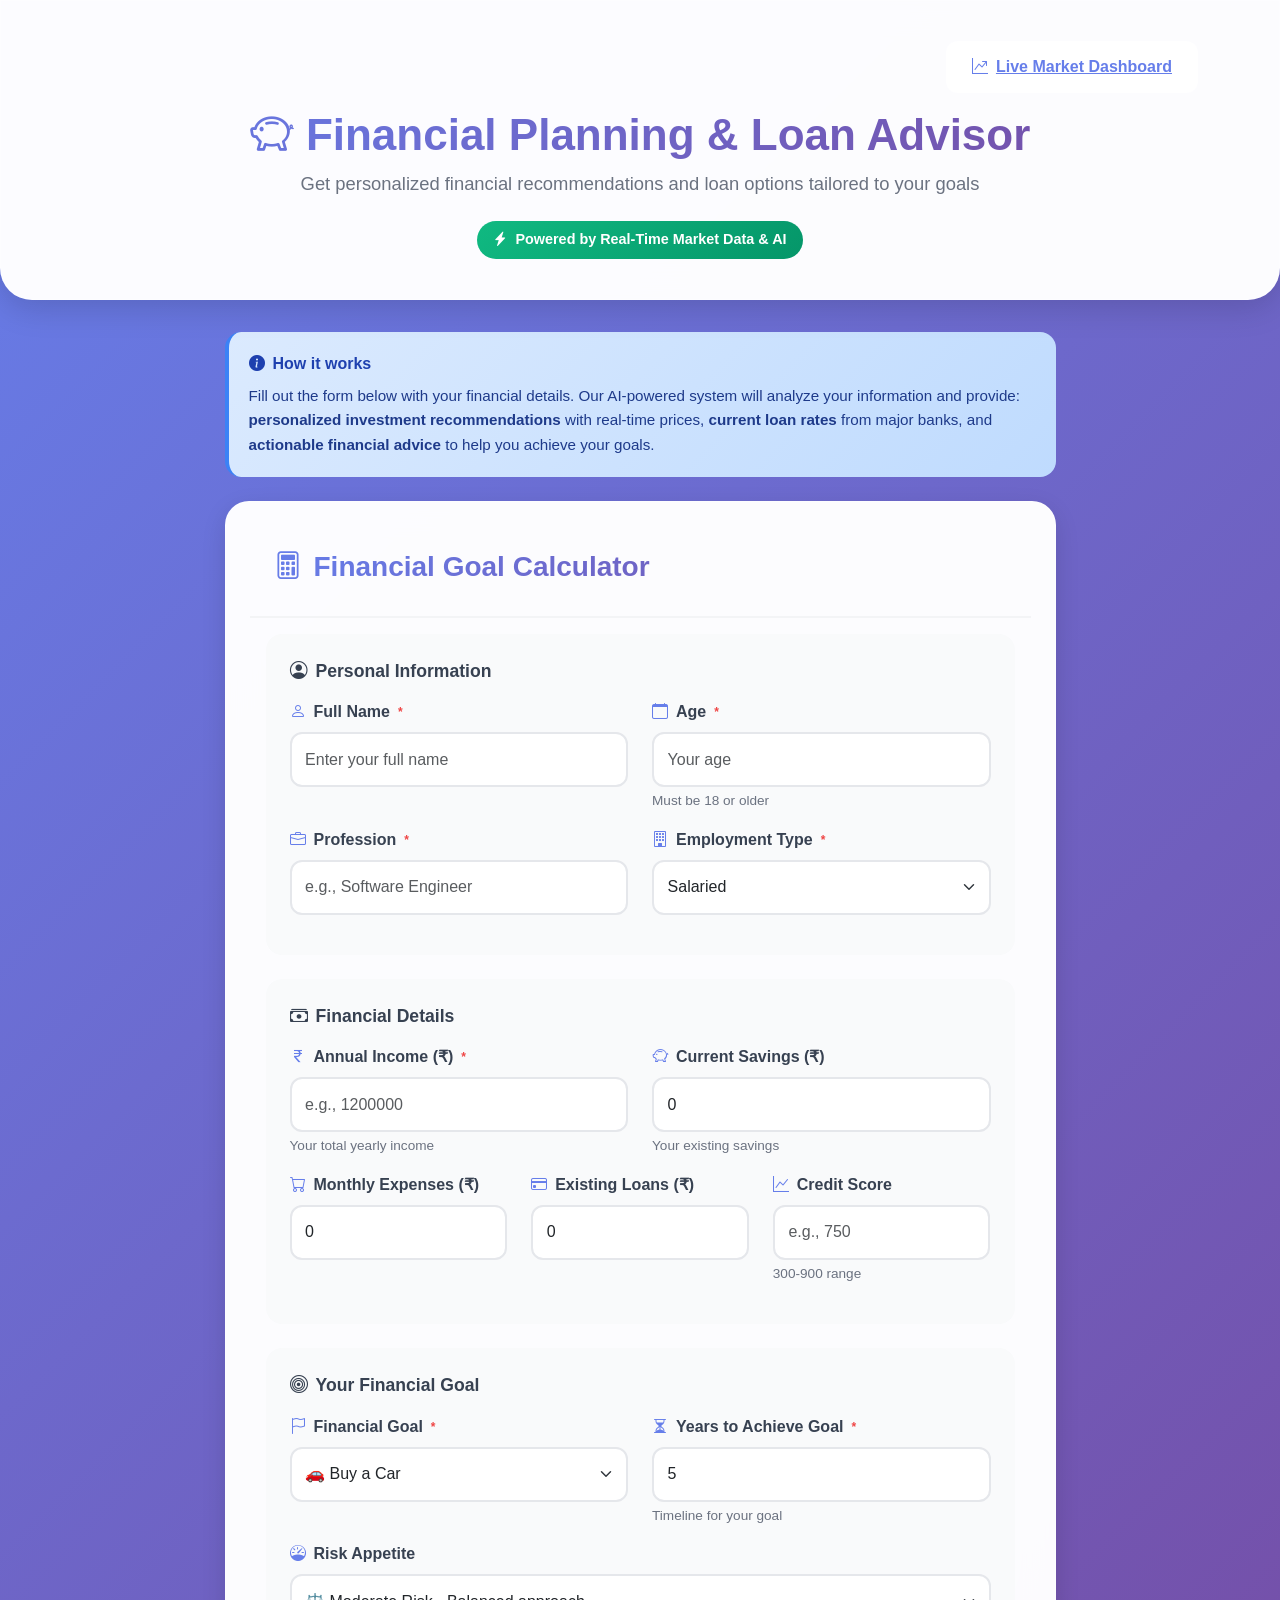
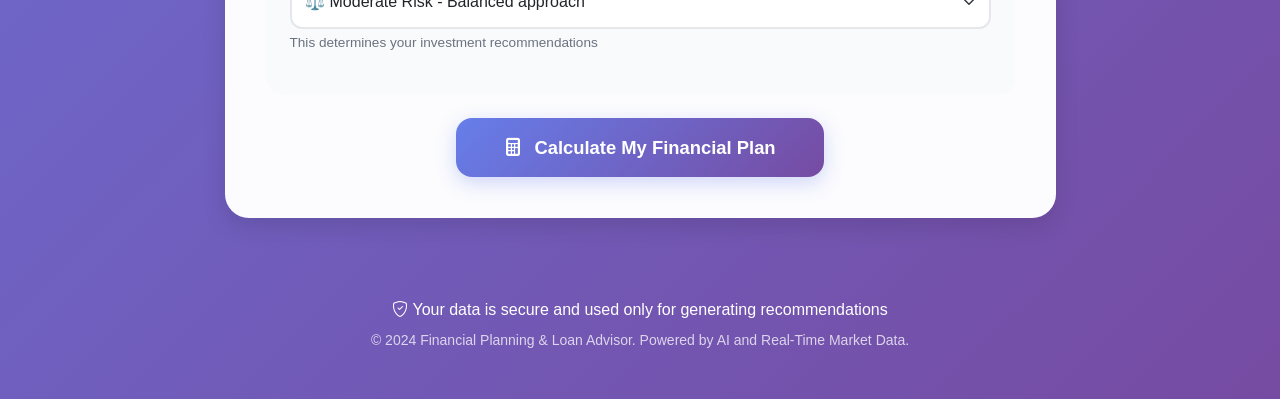
<file: templates/index.html>
<!DOCTYPE html>
<html lang="en">

<head>
    <meta charset="UTF-8">
    <meta name="viewport" content="width=device-width, initial-scale=1.0">
    <title>Financial Planning & Loan Advisor</title>

    <!-- Bootstrap -->
    <link href="https://cdn.jsdelivr.net/npm/bootstrap@5.3.0/dist/css/bootstrap.min.css" rel="stylesheet">
    <!-- Bootstrap Icons -->
    <link rel="stylesheet" href="https://cdn.jsdelivr.net/npm/bootstrap-icons@1.11.0/font/bootstrap-icons.css">

    <style>
        :root {
            --primary-gradient: linear-gradient(135deg, #667eea 0%, #764ba2 100%);
            --secondary-gradient: linear-gradient(135deg, #f093fb 0%, #f5576c 100%);
        }

        body {
            background: var(--primary-gradient);
            min-height: 100vh;
            font-family: 'Segoe UI', Tahoma, Geneva, Verdana, sans-serif;
        }

        .header {
            background: rgba(255, 255, 255, 0.98);
            backdrop-filter: blur(15px);
            color: #1f2937;
            padding: 2.5rem 1rem;
            margin-bottom: 2rem;
            border-radius: 0 0 2rem 2rem;
            box-shadow: 0 8px 32px rgba(0, 0, 0, 0.15);
            border: 1px solid rgba(255, 255, 255, 0.3);
        }

        .header-title {
            background: var(--primary-gradient);
            -webkit-background-clip: text;
            -webkit-text-fill-color: transparent;
            background-clip: text;
            font-weight: 800;
            font-size: 2.75rem;
            margin-bottom: 0.5rem;
        }

        .header-subtitle {
            color: #6b7280;
            font-size: 1.15rem;
            margin-bottom: 0.5rem;
        }

        .feature-badge {
            display: inline-flex;
            align-items: center;
            gap: 0.5rem;
            padding: 0.5rem 1rem;
            background: linear-gradient(135deg, #10b981 0%, #059669 100%);
            color: white;
            border-radius: 2rem;
            font-size: 0.9rem;
            font-weight: 600;
            margin-top: 1rem;
        }

        .card {
            border-radius: 1.5rem;
            box-shadow: 0 8px 24px rgba(0, 0, 0, 0.12);
            border: 1px solid rgba(255, 255, 255, 0.3);
            background: rgba(255, 255, 255, 0.98);
            backdrop-filter: blur(15px);
        }

        .card-header {
            border-bottom: 2px solid #f3f4f6;
            background: transparent;
            padding: 1.5rem;
        }

        .card-title {
            font-weight: 700;
            font-size: 1.75rem;
            background: var(--primary-gradient);
            -webkit-background-clip: text;
            -webkit-text-fill-color: transparent;
            background-clip: text;
            display: flex;
            align-items: center;
            gap: 0.75rem;
        }

        .form-section {
            background: #f9fafb;
            padding: 1.5rem;
            border-radius: 1rem;
            margin-bottom: 1.5rem;
        }

        .form-section-title {
            font-weight: 600;
            font-size: 1.1rem;
            color: #374151;
            margin-bottom: 1rem;
            display: flex;
            align-items: center;
            gap: 0.5rem;
        }

        .form-label {
            font-weight: 600;
            margin-bottom: 0.5rem;
            color: #374151;
            display: flex;
            align-items: center;
            gap: 0.5rem;
        }

        .form-label i {
            color: #667eea;
        }

        .form-control,
        .form-select {
            border-radius: 0.75rem;
            padding: 0.85rem;
            border: 2px solid #e5e7eb;
            transition: all 0.3s ease;
        }

        .form-control:focus,
        .form-select:focus {
            border-color: #667eea;
            box-shadow: 0 0 0 3px rgba(102, 126, 234, 0.1);
        }

        .form-text {
            color: #6b7280;
            font-size: 0.85rem;
            margin-top: 0.25rem;
        }

        .btn-primary {
            background: var(--primary-gradient);
            border: none;
            padding: 1rem 3rem;
            font-size: 1.15rem;
            font-weight: 600;
            border-radius: 1rem;
            box-shadow: 0 6px 20px rgba(102, 126, 234, 0.3);
            transition: all 0.3s ease;
            display: inline-flex;
            align-items: center;
            gap: 0.75rem;
        }

        .btn-primary:hover {
            transform: translateY(-3px);
            box-shadow: 0 8px 28px rgba(102, 126, 234, 0.4);
        }

        .btn-dashboard {
            background: white;
            color: #667eea;
            border: 2px solid white;
            padding: 0.75rem 1.5rem;
            border-radius: 0.75rem;
            font-weight: 600;
            transition: all 0.3s ease;
            display: inline-flex;
            align-items: center;
            gap: 0.5rem;
        }

        .btn-dashboard:hover {
            background: rgba(255, 255, 255, 0.9);
            transform: translateY(-2px);
            color: #667eea;
        }

        .info-box {
            background: linear-gradient(135deg, #dbeafe 0%, #bfdbfe 100%);
            padding: 1.25rem;
            border-radius: 1rem;
            margin-bottom: 1.5rem;
            border-left: 4px solid #3b82f6;
        }

        .info-box-title {
            font-weight: 600;
            color: #1e40af;
            margin-bottom: 0.5rem;
            display: flex;
            align-items: center;
            gap: 0.5rem;
        }

        .info-box-text {
            color: #1e3a8a;
            font-size: 0.95rem;
            line-height: 1.6;
        }

        .required-badge {
            color: #ef4444;
            font-size: 0.75rem;
        }

        footer {
            text-align: center;
            margin-top: 3rem;
            padding: 2rem;
            color: white;
        }

        footer a {
            color: white;
            text-decoration: underline;
        }

        @media (max-width: 768px) {
            .header-title {
                font-size: 2rem;
            }

            .card-title {
                font-size: 1.5rem;
            }

            .btn-primary {
                width: 100%;
                justify-content: center;
            }
        }
    </style>
</head>

<body>
    <!-- Header -->
    <div class="header text-center">
        <div class="container">
            <div class="d-flex justify-content-end mb-3">
                <a href="/dashboard" class="btn-dashboard">
                    <i class="bi bi-graph-up-arrow"></i>
                    Live Market Dashboard
                </a>
            </div>
            <h1 class="header-title">
                <i class="bi bi-piggy-bank"></i> Financial Planning & Loan Advisor
            </h1>
            <p class="header-subtitle">Get personalized financial recommendations and loan options tailored to your
                goals</p>
            <span class="feature-badge">
                <i class="bi bi-lightning-charge-fill"></i>
                Powered by Real-Time Market Data & AI
            </span>
        </div>
    </div>

    <!-- Main Form -->
    <div class="container">
        <div class="row justify-content-center">
            <div class="col-lg-9">
                <!-- Info Box -->
                <div class="info-box">
                    <div class="info-box-title">
                        <i class="bi bi-info-circle-fill"></i>
                        How it works
                    </div>
                    <div class="info-box-text">
                        Fill out the form below with your financial details. Our AI-powered system will analyze your
                        information and provide:
                        <strong>personalized investment recommendations</strong> with real-time prices,
                        <strong>current loan rates</strong> from major banks, and
                        <strong>actionable financial advice</strong> to help you achieve your goals.
                    </div>
                </div>

                <div class="card p-4">
                    <div class="card-header">
                        <h3 class="card-title">
                            <i class="bi bi-calculator"></i>
                            Financial Goal Calculator
                        </h3>
                    </div>
                    <div class="card-body">
                        <form action="/calculate" method="POST">
                            <!-- Personal Information Section -->
                            <div class="form-section">
                                <div class="form-section-title">
                                    <i class="bi bi-person-circle"></i>
                                    Personal Information
                                </div>
                                <div class="row mb-3">
                                    <div class="col-md-6">
                                        <label for="name" class="form-label">
                                            <i class="bi bi-person"></i>
                                            Full Name <span class="required-badge">*</span>
                                        </label>
                                        <input type="text" class="form-control" id="name" name="name" required
                                            placeholder="Enter your full name">
                                    </div>
                                    <div class="col-md-6">
                                        <label for="age" class="form-label">
                                            <i class="bi bi-calendar"></i>
                                            Age <span class="required-badge">*</span>
                                        </label>
                                        <input type="number" class="form-control" id="age" name="age" required min="18"
                                            max="100" placeholder="Your age">
                                        <div class="form-text">Must be 18 or older</div>
                                    </div>
                                </div>

                                <div class="row mb-3">
                                    <div class="col-md-6">
                                        <label for="profession" class="form-label">
                                            <i class="bi bi-briefcase"></i>
                                            Profession <span class="required-badge">*</span>
                                        </label>
                                        <input type="text" class="form-control" id="profession" name="profession"
                                            required placeholder="e.g., Software Engineer">
                                    </div>
                                    <div class="col-md-6">
                                        <label for="employment_type" class="form-label">
                                            <i class="bi bi-building"></i>
                                            Employment Type <span class="required-badge">*</span>
                                        </label>
                                        <select class="form-select" id="employment_type" name="employment_type"
                                            required>
                                            <option value="salaried">Salaried</option>
                                            <option value="self_employed">Self Employed</option>
                                            <option value="business">Business Owner</option>
                                        </select>
                                    </div>
                                </div>
                            </div>

                            <!-- Financial Details Section -->
                            <div class="form-section">
                                <div class="form-section-title">
                                    <i class="bi bi-cash-stack"></i>
                                    Financial Details
                                </div>
                                <div class="row mb-3">
                                    <div class="col-md-6">
                                        <label for="annual_income" class="form-label">
                                            <i class="bi bi-currency-rupee"></i>
                                            Annual Income (₹) <span class="required-badge">*</span>
                                        </label>
                                        <input type="number" class="form-control" id="annual_income"
                                            name="annual_income" required min="0" placeholder="e.g., 1200000">
                                        <div class="form-text">Your total yearly income</div>
                                    </div>
                                    <div class="col-md-6">
                                        <label for="current_savings" class="form-label">
                                            <i class="bi bi-piggy-bank"></i>
                                            Current Savings (₹)
                                        </label>
                                        <input type="number" class="form-control" id="current_savings"
                                            name="current_savings" value="0" min="0" placeholder="e.g., 500000">
                                        <div class="form-text">Your existing savings</div>
                                    </div>
                                </div>

                                <div class="row mb-3">
                                    <div class="col-md-4">
                                        <label for="monthly_expenses" class="form-label">
                                            <i class="bi bi-cart"></i>
                                            Monthly Expenses (₹)
                                        </label>
                                        <input type="number" class="form-control" id="monthly_expenses"
                                            name="monthly_expenses" value="0" min="0" placeholder="e.g., 30000">
                                    </div>
                                    <div class="col-md-4">
                                        <label for="existing_loans" class="form-label">
                                            <i class="bi bi-credit-card"></i>
                                            Existing Loans (₹)
                                        </label>
                                        <input type="number" class="form-control" id="existing_loans"
                                            name="existing_loans" value="0" min="0" placeholder="e.g., 200000">
                                    </div>
                                    <div class="col-md-4">
                                        <label for="credit_score" class="form-label">
                                            <i class="bi bi-graph-up"></i>
                                            Credit Score
                                        </label>
                                        <input type="number" class="form-control" id="credit_score" name="credit_score"
                                            min="300" max="900" placeholder="e.g., 750">
                                        <div class="form-text">300-900 range</div>
                                    </div>
                                </div>
                            </div>

                            <!-- Goal Information Section -->
                            <div class="form-section">
                                <div class="form-section-title">
                                    <i class="bi bi-bullseye"></i>
                                    Your Financial Goal
                                </div>
                                <div class="row mb-3">
                                    <div class="col-md-6">
                                        <label for="goal_type" class="form-label">
                                            <i class="bi bi-flag"></i>
                                            Financial Goal <span class="required-badge">*</span>
                                        </label>
                                        <select class="form-select" id="goal_type" name="goal_type" required>
                                            <option value="car">🚗 Buy a Car</option>
                                            <option value="home">🏠 Buy a Home</option>
                                            <option value="education">🎓 Education</option>
                                            <option value="foreign_education">✈️ Foreign Education</option>
                                            <option value="retirement">🏖️ Retirement Planning</option>
                                            <option value="savings">💰 General Savings</option>
                                        </select>
                                    </div>
                                    <div class="col-md-6">
                                        <label for="years_to_achieve" class="form-label">
                                            <i class="bi bi-hourglass-split"></i>
                                            Years to Achieve Goal <span class="required-badge">*</span>
                                        </label>
                                        <input type="number" class="form-control" id="years_to_achieve"
                                            name="years_to_achieve" required min="1" max="50" value="5"
                                            placeholder="e.g., 5">
                                        <div class="form-text">Timeline for your goal</div>
                                    </div>
                                </div>

                                <div class="mb-3">
                                    <label for="risk_appetite" class="form-label">
                                        <i class="bi bi-speedometer"></i>
                                        Risk Appetite
                                    </label>
                                    <select class="form-select" id="risk_appetite" name="risk_appetite">
                                        <option value="low">🛡️ Low Risk - Prefer safe investments</option>
                                        <option value="moderate" selected>⚖️ Moderate Risk - Balanced approach</option>
                                        <option value="high">🚀 High Risk - Aggressive growth</option>
                                    </select>
                                    <div class="form-text">This determines your investment recommendations</div>
                                </div>
                            </div>

                            <div class="text-center mt-4">
                                <button type="submit" class="btn btn-primary btn-lg">
                                    <i class="bi bi-calculator-fill"></i>
                                    Calculate My Financial Plan
                                </button>
                            </div>
                        </form>
                    </div>
                </div>

                <footer>
                    <p class="mb-2">
                        <i class="bi bi-shield-check"></i>
                        Your data is secure and used only for generating recommendations
                    </p>
                    <p class="small opacity-75">
                        © 2024 Financial Planning & Loan Advisor. Powered by AI and Real-Time Market Data.
                    </p>
                </footer>
            </div>
        </div>
    </div>

    <!-- Bootstrap JS -->
    <script src="https://cdn.jsdelivr.net/npm/bootstrap@5.3.0/dist/js/bootstrap.bundle.min.js"></script>
</body>

</html>
</file>
